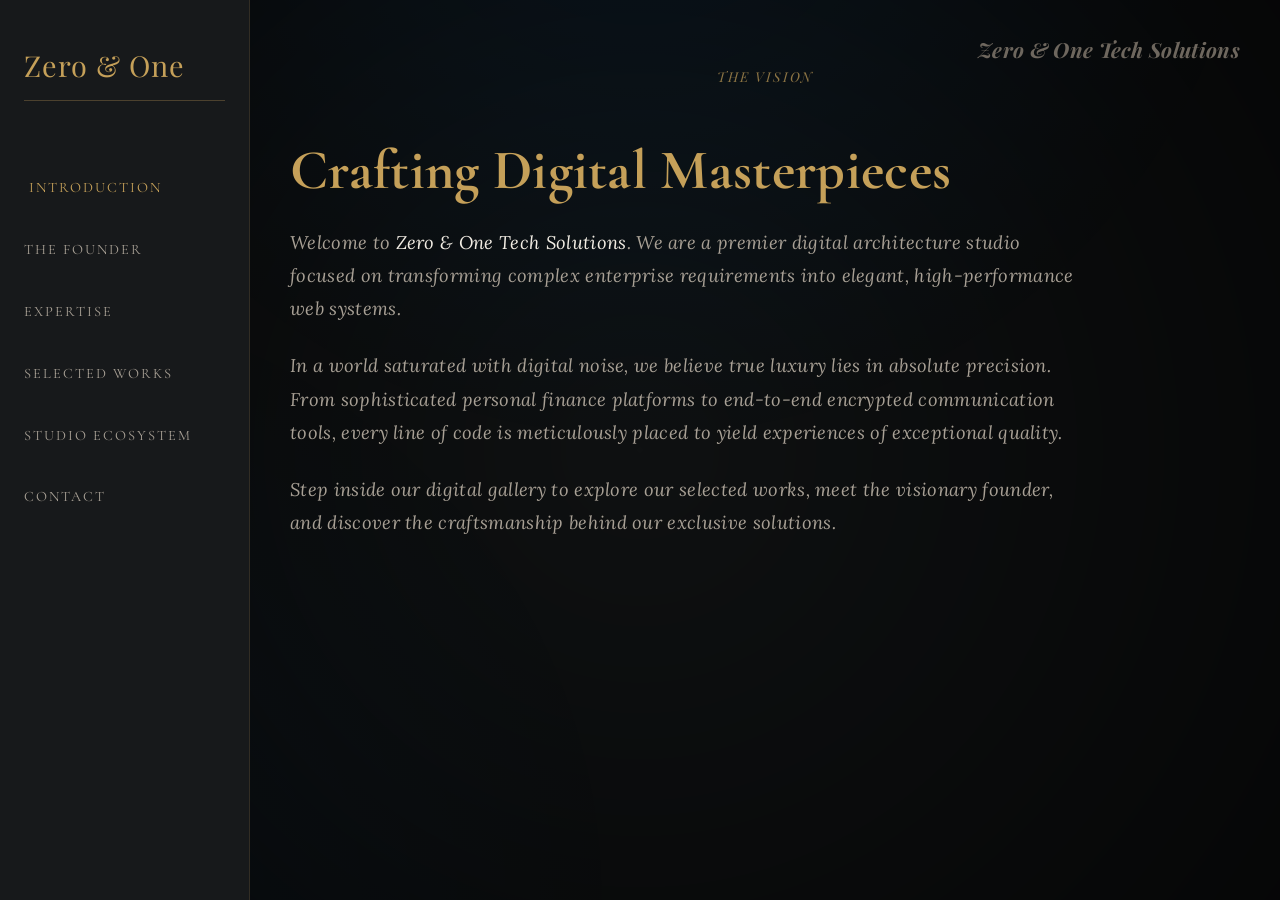
<file: public/index.html>
<!DOCTYPE html>
<html lang="en">
<head>
    <meta charset="UTF-8">
    <meta name="viewport" content="width=device-width, initial-scale=1.0">
    <title>Vision | Zero & One Tech Solutions</title>
    
    <!-- Royal Vintage Typography -->
    <link rel="preconnect" href="https://fonts.googleapis.com">
    <link rel="preconnect" href="https://fonts.gstatic.com" crossorigin>
    <link href="https://fonts.googleapis.com/css2?family=Cormorant+Garamond:ital,wght@0,300;0,400;0,500;0,600;0,700;1,300;1,400&family=Playfair+Display:ital,wght@0,400;0,500;0,600;0,700;1,400&family=Lora:ital,wght@0,400;0,500;1,400&display=swap" rel="stylesheet">
    
    <!-- Libraries -->
    <script src="https://cdnjs.cloudflare.com/ajax/libs/gsap/3.12.2/gsap.min.js"></script>
    
    <link rel="stylesheet" href="index.css">
    
    <style>
        .vision-hero {
            text-align: left;
            padding: 40px 0;
            max-width: 800px;
        }
        
        .vision-hero h1 {
            font-family: var(--font-heading);
            font-size: 3.5rem;
            color: var(--royal-gold);
            margin-bottom: 24px;
            line-height: 1.1;
        }
        
        .vision-hero p {
            font-family: var(--font-body);
            font-size: 1.15rem;
            color: var(--text-secondary);
            line-height: 1.8;
            margin-bottom: 24px;
            font-style: italic;
        }

        .vision-hero p strong {
            color: var(--text-primary);
            font-weight: normal;
        }
    </style>
</head>
<body class="page-index">
    <div class="crt-overlay"></div>
    <div class="scanlines"></div>

    <main id="dashboard">
        <div id="background-container"></div>

        <nav class="side-nav">
            <div class="system-logo">Zero & One</div>
            <ul class="nav-icons">
                <li data-link="index.html" class="active" title="Vision"><a href="index.html"><span class="icon">Introduction</span></a></li>
                <li data-link="founder.html" title="Executive"><a href="founder.html"><span class="icon">The Founder</span></a></li>
                <li data-link="skills.html" title="Core Skills"><a href="skills.html"><span class="icon">Expertise</span></a></li>
                <li data-link="projects.html" title="Portfolio"><a href="projects.html"><span class="icon">Selected Works</span></a></li>
                <li data-link="architecture.html" title="Systems"><a href="architecture.html"><span class="icon">Studio Ecosystem</span></a></li>
                <li data-link="contact.html" title="Connect"><a href="contact.html"><span class="icon">Contact</span></a></li>
            </ul>
        </nav>

        <header class="top-bar">
            <div class="system-status">
                <span class="status-item">EST. MMXXIV</span>
                <span class="status-item" id="system-clock">00:00:00</span>
            </div>
            <div class="user-info">Zero & One Tech Solutions</div>
        </header>

        <div class="p_container">
            <section id="vision" class="panel active">
                <div class="panel-header">THE VISION</div>
                <div class="panel-content">
                    <div class="vision-hero">
                        <h1>Crafting Digital Masterpieces</h1>
                        <p>Welcome to <strong>Zero & One Tech Solutions</strong>. We are a premier digital architecture studio focused on transforming complex enterprise requirements into elegant, high-performance web systems.</p>
                        <p>In a world saturated with digital noise, we believe true luxury lies in absolute precision. From sophisticated personal finance platforms to end-to-end encrypted communication tools, every line of code is meticulously placed to yield experiences of exceptional quality.</p>
                        <p>Step inside our digital gallery to explore our selected works, meet the visionary founder, and discover the craftsmanship behind our exclusive solutions.</p>
                    </div>
                </div>
            </section>
        </div>

        <div id="notifications"></div>
    </main>

    <script src="script.js"></script>
</body>
</html>
</file>
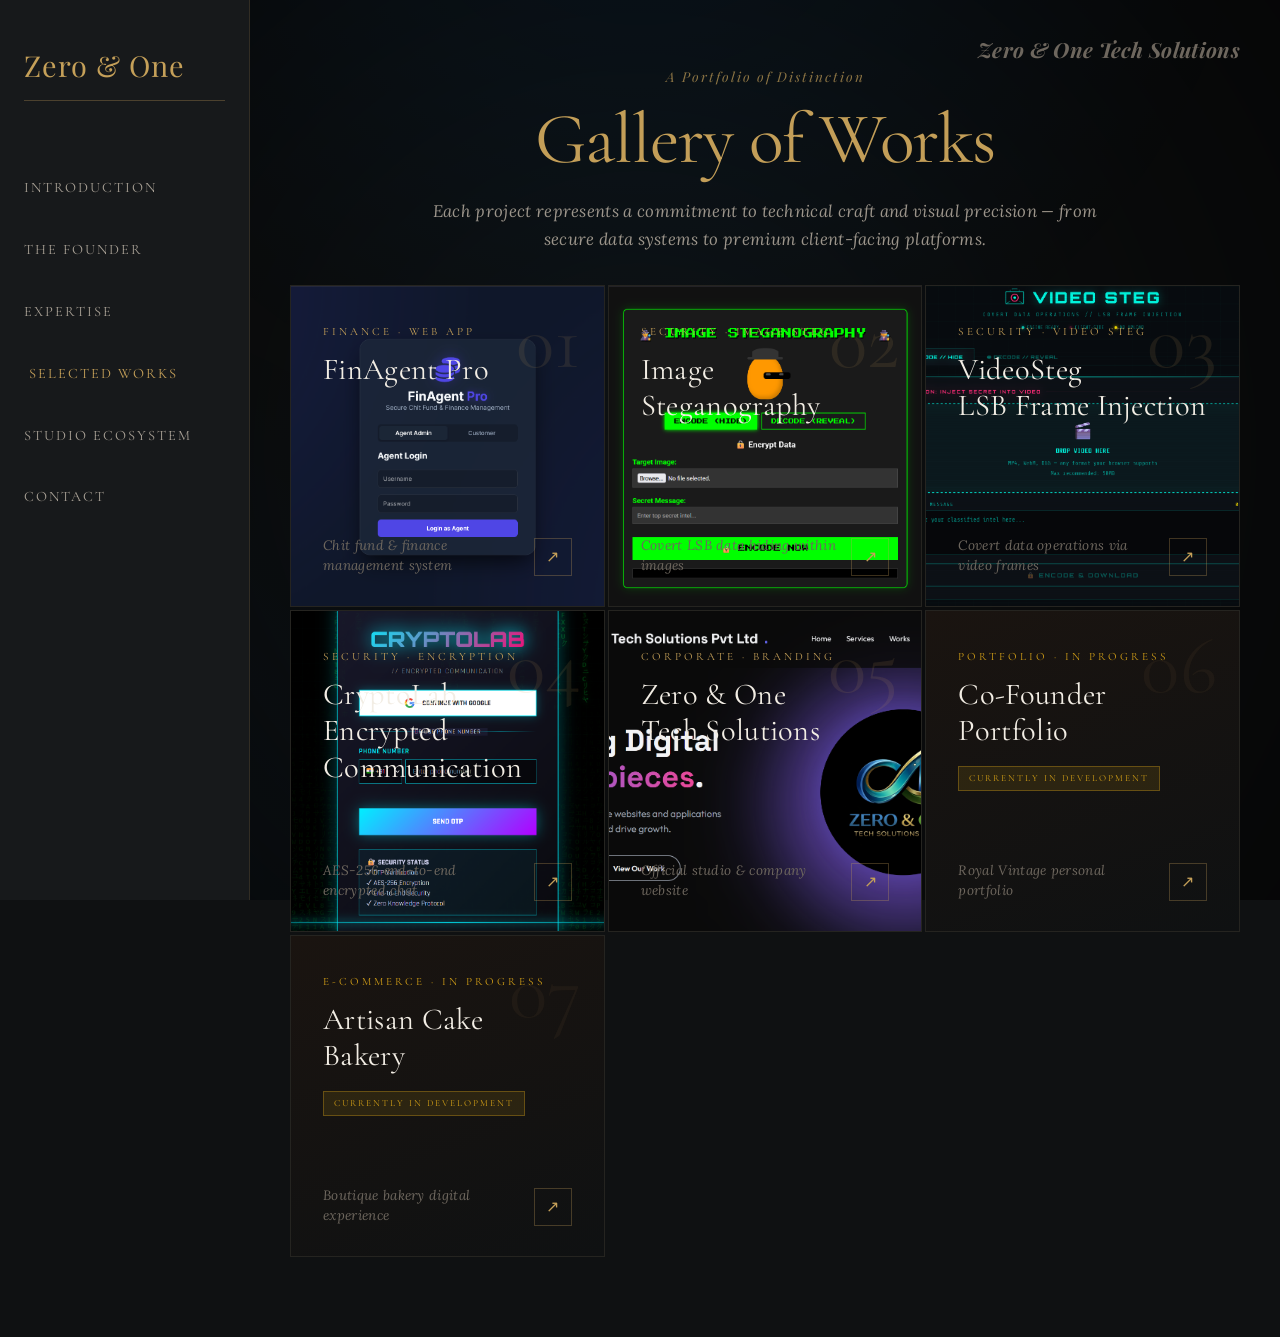
<file: public/projects.html>
<!DOCTYPE html>
<html lang="en">
<head>
    <meta charset="UTF-8">
    <meta name="viewport" content="width=device-width, initial-scale=1.0">
    <title>Selected Works | Zero & One</title>
    
    <!-- Royal Vintage Typography -->
    <link rel="preconnect" href="https://fonts.googleapis.com">
    <link rel="preconnect" href="https://fonts.gstatic.com" crossorigin>
    <link href="https://fonts.googleapis.com/css2?family=Cormorant+Garamond:ital,wght@0,300;0,400;0,500;0,600;0,700;1,300;1,400&family=Playfair+Display:ital,wght@0,400;0,500;0,600;0,700;1,400&family=Lora:ital,wght@0,400;0,500;1,400&display=swap" rel="stylesheet">
    
    <!-- Libraries -->
    <script src="https://cdnjs.cloudflare.com/ajax/libs/gsap/3.12.2/gsap.min.js"></script>
    
    <link rel="stylesheet" href="index.css">

    <style>
        /* ── Gallery Grid ─────────────────────────────── */
        .gallery-grid {
            display: grid;
            grid-template-columns: repeat(3, 1fr);
            gap: 3px;
            margin-top: 2rem;
            text-align: left;
        }

        .gallery-item {
            position: relative;
            overflow: hidden;
            cursor: pointer;
            background: var(--bg-accent);
            border: 1px solid rgba(197,160,89,0.08);
        }

        .gallery-cover {
            width: 100%;
            min-height: 320px;
            display: flex;
            flex-direction: column;
            justify-content: space-between;
            padding: 36px 32px 30px;
            background: linear-gradient(160deg, #1a1410 0%, #0f1112 100%);
            transition: var(--transition-elegant);
            position: relative;
        }

        /* Decorative number */
        .gallery-cover::before {
            content: attr(data-num);
            position: absolute;
            top: 16px;
            right: 22px;
            font-family: var(--font-heading);
            font-size: 5rem;
            color: rgba(197,160,89,0.06);
            line-height: 1;
            pointer-events: none;
        }

        .gallery-item:hover .gallery-cover {
            background: linear-gradient(160deg, #2a1f10 0%, #17130b 100%);
        }

        /* Cards with real screenshot covers */
        .gallery-cover.has-img {
            background-size: cover;
            background-position: center top;
            background-repeat: no-repeat;
            transition: var(--transition-elegant);
        }

        /* Keep screenshot cards dark on hover — DO NOT reveal screenshot */
        .gallery-item:hover .gallery-cover.has-img {
            background-size: 105%; /* very subtle zoom */
        }

        /* Dark overlay: always stays dark, warms on hover */
        .gallery-item .gallery-cover.has-img::after {
            content: '';
            position: absolute;
            inset: 0;
            background: linear-gradient(
                to top,
                rgba(0,0,0,0.93) 0%,
                rgba(0,0,0,0.70) 40%,
                rgba(0,0,0,0.55) 100%
            );
            transition: var(--transition-elegant);
            z-index: 1;
        }

        /* On hover: warm gold tint, NOT lighter */
        .gallery-item:hover .gallery-cover.has-img::after {
            background: linear-gradient(
                to top,
                rgba(10,7,2,0.95) 0%,
                rgba(20,12,2,0.75) 40%,
                rgba(25,15,3,0.60) 100%
            );
        }

        /* Gold border glow on hover via box-shadow */
        .gallery-item:hover .gallery-cover.has-img {
            box-shadow: inset 0 0 0 1px rgba(197,160,89,0.55);
        }

        /* Ensure text sits above the scrim */
        .gallery-cover.has-img .gallery-top,
        .gallery-cover.has-img .gallery-bottom {
            position: relative;
            z-index: 2;
        }

        /* Decorative number on image cards */
        .gallery-cover.has-img::before {
            content: attr(data-num);
            position: absolute;
            top: 16px;
            right: 22px;
            font-family: var(--font-heading);
            font-size: 5rem;
            color: rgba(197,160,89,0.12);
            line-height: 1;
            pointer-events: none;
            z-index: 2;
        }

        /* Gold title on hover for image cards */
        .gallery-item:hover .gallery-cover.has-img .gallery-title {
            color: var(--royal-gold);
        }

        /* Non-image (in-progress) card hover stays as-is */
        .gallery-item:hover .gallery-cover:not(.has-img)::after {
            opacity: 1;
        }

        .gallery-item:hover .gallery-cover::after {
            opacity: 1;
        }

        .gallery-cover::after {
            content: '';
            position: absolute;
            inset: 0;
            border: 1px solid rgba(197,160,89,0.35);
            opacity: 0;
            transition: var(--transition-elegant);
            pointer-events: none;
        }

        /* Top section: badge */
        .gallery-top { display: flex; flex-direction: column; gap: 10px; }

        .gallery-badge {
            display: inline-block;
            font-family: var(--font-heading);
            font-size: 0.7rem;
            text-transform: uppercase;
            letter-spacing: 3px;
            color: var(--royal-gold);
        }

        .gallery-title {
            font-family: var(--font-heading);
            font-size: 1.9rem;
            font-weight: 400;
            color: var(--text-primary);
            line-height: 1.2;
            margin: 0;
        }

        /* Bottom section: sub + arrow row */
        .gallery-bottom {
            display: flex;
            align-items: flex-end;
            justify-content: space-between;
            margin-top: 24px;
            gap: 12px;
        }

        .gallery-sub {
            font-family: var(--font-body);
            font-size: 0.85rem;
            color: var(--text-muted);
            font-style: italic;
            flex: 1;
            line-height: 1.5;
        }

        .gallery-arrow {
            width: 38px;
            height: 38px;
            border: 1px solid rgba(197,160,89,0.3);
            display: flex;
            align-items: center;
            justify-content: center;
            color: var(--royal-gold);
            font-size: 1rem;
            transition: var(--transition-elegant);
            flex-shrink: 0;
        }

        .gallery-item:hover .gallery-arrow {
            background: var(--royal-gold);
            color: var(--bg-main);
            border-color: var(--royal-gold);
        }

        /* In-progress badge */
        .gallery-item.in-progress .gallery-badge { color: #d4a017; }

        .wip-tag {
            display: inline-block;
            font-family: var(--font-heading);
            font-size: 0.58rem;
            letter-spacing: 2px;
            text-transform: uppercase;
            background: rgba(212, 160, 23, 0.12);
            border: 1px solid rgba(212, 160, 23, 0.35);
            color: #d4a017;
            padding: 3px 10px;
            margin-top: 6px;
            align-self: flex-start;
        }

        /* ── Modal Overlay ────────────────────────────── */
        .project-modal-overlay {
            position: fixed;
            inset: 0;
            background: rgba(0,0,0,0.85);
            z-index: 5000;
            display: flex;
            align-items: center;
            justify-content: center;
            opacity: 0;
            pointer-events: none;
            transition: opacity 0.4s ease;
            padding: 40px;
        }

        .project-modal-overlay.open {
            opacity: 1;
            pointer-events: all;
        }

        .project-modal {
            background: var(--bg-accent);
            border: 1px solid rgba(197,160,89,0.25);
            max-width: 680px;
            width: 100%;
            padding: 50px;
            position: relative;
            transform: translateY(30px);
            transition: transform 0.4s cubic-bezier(0.22,1,0.36,1);
            max-height: 90vh;
            overflow-y: auto;
        }

        .project-modal-overlay.open .project-modal {
            transform: translateY(0);
        }

        .modal-close {
            position: absolute;
            top: 20px;
            right: 24px;
            background: none;
            border: 1px solid rgba(197,160,89,0.2);
            color: var(--text-muted);
            width: 36px;
            height: 36px;
            cursor: pointer;
            font-size: 1.2rem;
            display: flex;
            align-items: center;
            justify-content: center;
            transition: var(--transition-elegant);
        }

        .modal-close:hover {
            border-color: var(--royal-gold);
            color: var(--royal-gold);
        }

        .modal-badge {
            font-family: var(--font-heading);
            font-size: 0.7rem;
            text-transform: uppercase;
            letter-spacing: 3px;
            color: var(--royal-gold);
            display: block;
            margin-bottom: 12px;
        }

        .modal-title {
            font-family: var(--font-heading);
            font-size: 2.4rem;
            font-weight: 400;
            color: var(--text-primary);
            margin-bottom: 20px;
            line-height: 1.15;
        }

        .modal-divider {
            width: 40px;
            height: 1px;
            background: rgba(197,160,89,0.4);
            margin-bottom: 20px;
        }

        .modal-desc {
            font-family: var(--font-body);
            font-size: 1rem;
            color: var(--text-secondary);
            line-height: 1.9;
            margin-bottom: 28px;
            font-style: italic;
        }

        .modal-stack {
            display: flex;
            flex-wrap: wrap;
            gap: 10px;
            margin-bottom: 36px;
        }

        .modal-stack-item {
            font-family: var(--font-heading);
            font-size: 0.72rem;
            text-transform: uppercase;
            letter-spacing: 2px;
            color: var(--text-muted);
            border: 1px solid rgba(197,160,89,0.15);
            padding: 5px 14px;
        }

        .modal-links {
            display: flex;
            gap: 16px;
            flex-wrap: wrap;
        }

        .modal-link-btn {
            text-decoration: none;
            color: var(--royal-gold);
            border: 1px solid var(--royal-gold);
            padding: 12px 28px;
            font-family: var(--font-heading);
            font-size: 0.8rem;
            text-transform: uppercase;
            letter-spacing: 2px;
            transition: var(--transition-elegant);
            display: inline-flex;
            align-items: center;
            gap: 8px;
        }

        .modal-link-btn:hover {
            background: var(--royal-gold);
            color: var(--bg-main);
        }

        .modal-link-btn.disabled {
            opacity: 0.35;
            pointer-events: none;
            border-style: dashed;
        }

        @media (max-width: 900px) {
            .gallery-grid { grid-template-columns: repeat(2, 1fr); }
        }
        @media (max-width: 600px) {
            .gallery-grid { grid-template-columns: 1fr; }
            .project-modal { padding: 30px 20px; }
        }
    </style>
</head>
<body class="page-projects">
    <div class="crt-overlay"></div>
    <div class="scanlines"></div>

    <main id="dashboard">
        <div id="background-container"></div>

        <nav class="side-nav">
            <div class="system-logo">Zero & One</div>
            <ul class="nav-icons">
                <li data-link="index.html" title="Vision"><a href="index.html"><span class="icon">Introduction</span></a></li>
                <li data-link="founder.html" title="Executive"><a href="founder.html"><span class="icon">The Founder</span></a></li>
                <li data-link="skills.html" title="Core Skills"><a href="skills.html"><span class="icon">Expertise</span></a></li>
                <li data-link="projects.html" class="active" title="Portfolio"><a href="projects.html"><span class="icon">Selected Works</span></a></li>
                <li data-link="architecture.html" title="Systems"><a href="architecture.html"><span class="icon">Studio Ecosystem</span></a></li>
                <li data-link="contact.html" title="Connect"><a href="contact.html"><span class="icon">Contact</span></a></li>
            </ul>
        </nav>

        <header class="top-bar">
            <div class="system-status">
                <span class="status-item">EST. MMXXIV</span>
                <span class="status-item" id="system-clock">00:00:00</span>
            </div>
            <div class="user-info">Zero & One Tech Solutions</div>
        </header>

        <div class="p_container">
            <section id="projects" class="panel active">
                <div class="panel-header">A Portfolio of Distinction</div>
                <div class="panel-content">
                    <h2 class="glitch">Gallery of Works</h2>
                    <p>Each project represents a commitment to technical craft and visual precision — from secure data systems to premium client-facing platforms.</p>

                    <!-- ══ Project Gallery Grid ══ -->
                    <div class="gallery-grid">

                        <!-- 01 FinAgent Pro — Personal Finance -->
                        <div class="gallery-item" onclick="openModal('finance')">
                            <div class="gallery-cover has-img" data-num="01" style="background-image: url('covers/finance_cover.png');">
                                <div class="gallery-top">
                                    <span class="gallery-badge">Finance &middot; Web App</span>
                                    <h3 class="gallery-title">FinAgent Pro</h3>
                                </div>
                                <div class="gallery-bottom">
                                    <span class="gallery-sub">Chit fund &amp; finance management system</span>
                                    <div class="gallery-arrow">&#8599;</div>
                                </div>
                            </div>
                        </div>

                        <!-- 02 Image Steganography -->
                        <div class="gallery-item" onclick="openModal('steg')">
                            <div class="gallery-cover has-img" data-num="02" style="background-image: url('covers/img_steg_cover.png');">
                                <div class="gallery-top">
                                    <span class="gallery-badge">Security &middot; Image Steg</span>
                                    <h3 class="gallery-title">Image Steganography</h3>
                                </div>
                                <div class="gallery-bottom">
                                    <span class="gallery-sub">Covert LSB data hiding within images</span>
                                    <div class="gallery-arrow">&#8599;</div>
                                </div>
                            </div>
                        </div>

                        <!-- 03 Video Steganography — NEW -->
                        <div class="gallery-item" onclick="openModal('videosteg')">
                            <div class="gallery-cover has-img" data-num="03" style="background-image: url('covers/vid_steg_cover.png');">
                                <div class="gallery-top">
                                    <span class="gallery-badge">Security &middot; Video Steg</span>
                                    <h3 class="gallery-title">VideoSteg<br>LSB Frame Injection</h3>
                                </div>
                                <div class="gallery-bottom">
                                    <span class="gallery-sub">Covert data operations via video frames</span>
                                    <div class="gallery-arrow">&#8599;</div>
                                </div>
                            </div>
                        </div>

                        <!-- 04 CryptoLab — Cryptography -->
                        <div class="gallery-item" onclick="openModal('crypto')">
                            <div class="gallery-cover has-img" data-num="04" style="background-image: url('covers/crypto_cover.png');">
                                <div class="gallery-top">
                                    <span class="gallery-badge">Security &middot; Encryption</span>
                                    <h3 class="gallery-title">CryptoLab<br>Encrypted Communication</h3>
                                </div>
                                <div class="gallery-bottom">
                                    <span class="gallery-sub">AES-256 end-to-end encrypted chat</span>
                                    <div class="gallery-arrow">&#8599;</div>
                                </div>
                            </div>
                        </div>

                        <!-- 05 Zero & One Company Website -->
                        <div class="gallery-item" onclick="openModal('company')">
                            <div class="gallery-cover has-img" data-num="05" style="background-image: url('covers/zero_one_cover.png');">
                                <div class="gallery-top">
                                    <span class="gallery-badge">Corporate &middot; Branding</span>
                                    <h3 class="gallery-title">Zero &amp; One<br>Tech Solutions</h3>
                                </div>
                                <div class="gallery-bottom">
                                    <span class="gallery-sub">Official studio &amp; company website</span>
                                    <div class="gallery-arrow">&#8599;</div>
                                </div>
                            </div>
                        </div>

                        <!-- 06 Co-Founder Portfolio — In Progress -->
                        <div class="gallery-item in-progress" onclick="openModal('portfolio')">
                            <div class="gallery-cover" data-num="06">
                                <div class="gallery-top">
                                    <span class="gallery-badge">Portfolio &middot; In Progress</span>
                                    <h3 class="gallery-title">Co-Founder<br>Portfolio</h3>
                                    <div class="wip-tag">Currently in Development</div>
                                </div>
                                <div class="gallery-bottom">
                                    <span class="gallery-sub">Royal Vintage personal portfolio</span>
                                    <div class="gallery-arrow">&#8599;</div>
                                </div>
                            </div>
                        </div>

                        <!-- 07 Cake Bakery — In Progress -->
                        <div class="gallery-item in-progress" onclick="openModal('bakery')">
                            <div class="gallery-cover" data-num="07">
                                <div class="gallery-top">
                                    <span class="gallery-badge">E-Commerce &middot; In Progress</span>
                                    <h3 class="gallery-title">Artisan Cake<br>Bakery</h3>
                                    <div class="wip-tag">Currently in Development</div>
                                </div>
                                <div class="gallery-bottom">
                                    <span class="gallery-sub">Boutique bakery digital experience</span>
                                    <div class="gallery-arrow">&#8599;</div>
                                </div>
                            </div>
                        </div>

                    </div>
                    <!-- end gallery grid -->

                </div>
            </section>
        </div>

        <!-- ══ Project Detail Modal Overlay ══ -->
        <div class="project-modal-overlay" id="modal-overlay" onclick="closeModalOutside(event)">
            <div class="project-modal" id="modal-box">
                <button class="modal-close" onclick="closeModal()">&#10005;</button>
                <span class="modal-badge" id="modal-badge"></span>
                <h2 class="modal-title" id="modal-title"></h2>
                <div class="modal-divider"></div>
                <p class="modal-desc" id="modal-desc"></p>
                <div class="modal-stack" id="modal-stack"></div>
                <div class="modal-links" id="modal-links"></div>
            </div>
        </div>

        <div id="notifications"></div>
    </main>

    <script src="script.js"></script>
    <script>
        // ── Project Data ───────────────────────────────────────────────
        const projects = {
            finance: {
                badge: "Finance · Full-Stack Web Application",
                title: "FinAgent Pro — Personal Finance Management",
                desc: "A comprehensive personal finance web application built to help chit fund agents and customers track income, expenses, loans, weekly and monthly dues, rice account payments, and chit fund instalments. Features dual login (Agent Admin & Customer), automated due-date generation, payment history, customer passbooks, and a real-time dashboard. Built for non-technical users with a clean, intuitive interface.",
                stack: ["HTML", "CSS", "JavaScript", "LocalStorage", "Finance Logic", "Dual Auth System"],
                liveUrl: "#pending",
                sourceUrl: "#pending"
            },
            steg: {
                badge: "Security · Image Steganography · LSB Algorithm",
                title: "Image Steganography System",
                desc: "A secure data-hiding tool that embeds confidential text or files within image files using the Least Significant Bit (LSB) pixel manipulation method. Users can ENCODE secret messages invisibly into any target image and DECODE them with a matching key — ensuring covert, imperceptible data transfer for privacy-critical applications. Features a playful retro pixel-art interface.",
                stack: ["HTML", "CSS", "JavaScript", "Canvas API", "LSB Algorithm"],
                liveUrl: "#pending",
                sourceUrl: "#pending"
            },
            videosteg: {
                badge: "Security · Video Steganography · LSB Frame Injection",
                title: "VideoSteg — Covert Video Frame Data Injection",
                desc: "An advanced steganography system that extends LSB encoding to video files. Secret messages are injected frame-by-frame into MP4, WebM, and OGG video files using LSB Frame Injection — making the hidden data invisible to the naked eye. Features drag-and-drop video upload, real-time character count, and a dark cyberpunk mission-ops interface. A significant step forward in covert multimedia security.",
                stack: ["HTML", "CSS", "JavaScript", "Web Video API", "Canvas API", "LSB Frame Injection"],
                liveUrl: "#pending",
                sourceUrl: "#pending"
            },
            crypto: {
                badge: "Security · Cryptography · AES-256 Encryption",
                title: "CryptoLab — Encrypted Communication Platform",
                desc: "A full-stack encrypted communication platform featuring OTP-based authentication (Google & phone number), AES-256 end-to-end encrypted chat, a message decoder, and a cryptography visualiser. Built with Zero Knowledge Protocol principles — the server never sees plaintext. Includes navigation for Login, Chat, Decode, and Visualizer modules in a sleek neon matrix-themed UI.",
                stack: ["HTML", "CSS", "JavaScript", "AES-256", "OTP Auth", "Google OAuth", "Zero Knowledge Protocol"],
                liveUrl: "#pending",
                sourceUrl: "#pending"
            },
            company: {
                badge: "Corporate · Branding · Multi-page Website",
                title: "Zero &amp; One Tech Solutions — Official Website",
                desc: "The official digital headquarters of Zero &amp; One Tech Solutions Pvt Ltd. A multi-page corporate website showcasing the studio's identity, service offerings, project history, team, and client contact portal. Features the brand tagline 'Crafting Digital Masterpieces', a Services section, Works gallery, login system, and a striking hero with the Zero &amp; One infinity logo — designed to attract enterprise and startup clients alike.",
                stack: ["HTML", "CSS", "JavaScript", "Multi-page Architecture", "Corporate Branding", "Client Portal"],
                liveUrl: "#pending",
                sourceUrl: "#pending"
            },
            portfolio: {
                badge: "Portfolio · Design · In Development",
                title: "Co-Founder Personal Portfolio",
                desc: "A bespoke personal portfolio website crafted for the Co-Founder of Zero &amp; One, following the same Royal Vintage Elegant design language as the Founder's portfolio. Features an executive profile, skills showcase, selected works gallery, and a premium contact section — presenting a unified and authoritative brand identity for the founding team.",
                stack: ["HTML", "CSS", "JavaScript", "GSAP", "Royal Vintage Design System"],
                liveUrl: "#pending",
                sourceUrl: "#pending",
                wip: true
            },
            bakery: {
                badge: "E-Commerce · Client Project · In Development",
                title: "Artisan Cake Bakery — Client Project",
                desc: "A boutique e-commerce experience for a premium cake and bakery brand. Currently in active development, the site will feature a visual product gallery, custom order form, flavour selection, delivery scheduling, and a warm artisan aesthetic that captures the craftsmanship of the brand. Expected to launch soon.",
                stack: ["HTML", "CSS", "JavaScript", "E-Commerce Logic", "Custom Order System"],
                liveUrl: "#pending",
                sourceUrl: "#pending",
                wip: true
            }
        };

        // ── Open Modal ─────────────────────────────────────────────────
        function openModal(key) {
            const p = projects[key];
            if (!p) return;

            document.getElementById('modal-badge').textContent   = p.badge;
            document.getElementById('modal-title').textContent   = p.title;
            document.getElementById('modal-desc').textContent    = p.desc;

            // Stack tags
            const stackEl = document.getElementById('modal-stack');
            stackEl.innerHTML = p.stack.map(t => `<span class="modal-stack-item">${t}</span>`).join('');

            // Links
            const linksEl = document.getElementById('modal-links');
            const liveLabel   = p.wip ? 'Coming Soon' : 'View Live Site';
            const liveClass   = (p.liveUrl === '#pending' || p.wip) ? 'modal-link-btn disabled' : 'modal-link-btn';
            const sourceClass = p.sourceUrl === '#pending' ? 'modal-link-btn disabled' : 'modal-link-btn';

            linksEl.innerHTML = `
                <a href="${p.liveUrl}" class="${liveClass}" target="_blank">&#9654; ${liveLabel}</a>
                <a href="${p.sourceUrl}" class="${sourceClass}" target="_blank">&#123; &#125; Source Code</a>
            `;

            // Show overlay
            document.getElementById('modal-overlay').classList.add('open');
            document.body.style.overflow = 'hidden';
        }

        // ── Close Modal ────────────────────────────────────────────────
        function closeModal() {
            document.getElementById('modal-overlay').classList.remove('open');
            document.body.style.overflow = '';
        }

        function closeModalOutside(e) {
            if (e.target === document.getElementById('modal-overlay')) closeModal();
        }

        document.addEventListener('keydown', e => { if (e.key === 'Escape') closeModal(); });
    </script>
</body>
</html>
</file>
<file: public/index.css>
/* ROYAL VINTAGE ELEGANT CORE */
:root {
    /* Color Palette - Royal Gold & Deep Charcoal */
    --bg-main: #0f1112;
    --bg-accent: #17191b;
    --royal-gold: #c5a059;
    --gold-glow: rgba(197, 160, 89, 0.2);
    --text-primary: #f2ede4;
    --text-secondary: #a8a095;
    --text-muted: #6e675e;
    --border-royal: 1px solid rgba(197, 160, 89, 0.3);
    --glass-bg: rgba(15, 17, 18, 0.85);
    
    /* Typography - Classical Serif */
    --font-heading: 'Cormorant Garamond', serif;
    --font-body: 'Lora', serif;
    --font-accent: 'Playfair Display', serif;
    
    /* Transitions & Curves */
    --transition-elegant: all 0.6s cubic-bezier(0.22, 1, 0.36, 1);
    --panel-shadow: 0 20px 50px rgba(0, 0, 0, 0.8);
    
    /* Spacing — Tight Editorial Scale */
    --space-xs: 8px;
    --space-sm: 16px;
    --space-md: 24px;
    --space-lg: 40px;
    --space-xl: 64px;
}

* {
    margin: 0;
    padding: 0;
    box-sizing: border-box;
    cursor: default;
}

body {
    background: var(--bg-main);
    color: var(--text-primary);
    font-family: var(--font-body);
    overflow-x: hidden;
    line-height: 1.8;
    -webkit-font-smoothing: antialiased;
    letter-spacing: 0.02em;
}

/* Removal of all tech-themed overlays */
.crt-overlay, .scanlines, .matrix-bg, .data-stream, #background-container {
    display: none !important;
}

/* Subtle Parchment Texture or Vignette */
body::before {
    content: '';
    position: fixed;
    top: 0;
    left: 0;
    width: 100%;
    height: 100%;
    background: radial-gradient(circle at center, transparent 0%, rgba(0,0,0,0.6) 100%);
    pointer-events: none;
    z-index: 5;
}

/* Subtle Gradient Background */
#dashboard::before {
    content: '';
    position: fixed;
    top: 0;
    left: 0;
    width: 100%;
    height: 100%;
    background: radial-gradient(circle at 50% -20%, rgba(0, 136, 255, 0.1) 0%, transparent 50%),
                radial-gradient(circle at 0% 100%, rgba(0, 136, 255, 0.05) 0%, transparent 40%);
    pointer-events: none;
    z-index: -1;
}

/* --- Dashboard Structure --- */
#dashboard {
    display: flex;
    min-height: 100vh;
    opacity: 0; /* JS will fade in */
}

#background-container {
    position: absolute;
    top: 0;
    left: 0;
    width: 100%;
    height: 100%;
    z-index: -1;
    opacity: 0.4;
}

/* Side Nav - Luxury Studio Menu */
.side-nav {
    position: fixed;
    top: 0;
    left: 0;
    width: 250px;
    height: 100vh;
    background: var(--bg-accent);
    border-right: 1px solid rgba(197, 160, 89, 0.15);
    display: flex;
    flex-direction: column;
    padding: var(--space-lg) var(--space-md);
    z-index: 1000;
}

.system-logo {
    font-family: var(--font-accent);
    writing-mode: horizontal-tb;
    transform: none;
    font-weight: 400;
    font-size: 1.8rem;
    color: var(--royal-gold);
    margin-bottom: var(--space-xl);
    letter-spacing: 1px;
    text-transform: none;
    text-align: left;
    border-bottom: var(--border-royal);
    padding-bottom: var(--space-xs);
}

.nav-icons {
    list-style: none;
    display: flex;
    flex-direction: column;
    gap: var(--space-sm);
    margin-top: 0;
}

.nav-icons li {
    width: 100%;
    height: auto;
    display: block;
    border-radius: 0;
    background: transparent;
    transition: var(--transition-elegant);
    border: none;
    padding: 10px 0;
}

.nav-icons a {
    text-decoration: none;
    display: flex;
    align-items: center;
    gap: 15px;
}

.nav-icons li.active .icon, .nav-icons li:hover .icon {
    color: var(--royal-gold);
    transform: translateX(5px);
}

.icon {
    font-style: normal;
    font-family: var(--font-heading);
    font-size: 0.9rem;
    text-transform: uppercase;
    letter-spacing: 2px;
    color: var(--text-secondary);
    transition: var(--transition-elegant);
}

/* Top Bar - Understated Elegance */
.top-bar {
    position: fixed;
    top: 0;
    left: 250px;
    right: 0;
    height: 100px;
    background: transparent;
    border-bottom: none;
    display: flex;
    justify-content: flex-end;
    align-items: center;
    padding: 0 var(--space-lg);
    font-family: var(--font-heading);
    font-size: 0.85rem;
    color: var(--royal-gold);
    z-index: 900;
}

.system-status {
    display: none !important;
}

.status-pulse.online {
    color: var(--royal-gold);
    font-weight: 400;
}

.user-info {
    font-family: var(--font-accent);
    font-style: italic;
    color: var(--text-muted);
    font-size: 1.3rem;
    font-weight: 700;
}

@keyframes status-flicker {
    0%, 100% { opacity: 1; text-shadow: 0 0 5px #0f0; }
    50% { opacity: 0.6; text-shadow: 0 0 2px #0f0; }
}

/* Clean up old HUD elements */
.hud-corner, .panel-content::before {
    display: none !important;
}

/* --- Panels - Royal Vintage Context --- */
.p_container {
    margin-left: 250px;
    margin-top: 0;
    padding: 32px 40px;
    width: calc(100% - 250px);
    display: flex;
    flex-direction: column;
    align-items: center;
    position: relative;
    z-index: 10;
}

.panel {
    display: block;
    width: 100%;
    max-width: 960px;
    padding: 32px 0 48px;
}

.panel-header {
    font-family: var(--font-accent);
    font-size: 0.85rem;
    font-style: italic;
    margin-bottom: 12px;
    color: var(--royal-gold);
    letter-spacing: 2px;
    font-weight: 400;
    text-align: center;
    opacity: 0.7;
}

.panel-content {
    background: transparent;
    border: none;
    padding: 0;
    border-radius: 0;
    position: relative;
    overflow: visible;
    box-shadow: none;
    text-align: center;
}

/* Clean Serif Heading Style */
.glitch {
    font-size: clamp(2.4rem, 6vw, 4.5rem);
    font-weight: 400;
    font-family: var(--font-heading);
    letter-spacing: -1px;
    margin-bottom: 16px;
    color: var(--royal-gold);
    display: block;
    line-height: 1.1;
}

.panel-content > p {
    margin-bottom: 32px;
    color: var(--text-secondary);
    font-size: 1.05rem;
    font-family: var(--font-body);
    font-weight: 400;
    max-width: 680px;
    margin-left: auto;
    margin-right: auto;
    font-style: italic;
    line-height: 1.7;
}

/* Removal of HUD and Tech Visuals */
.neural-network-visual, .hud-corner, .ping-pulse, .matrix-bg, .data-stream, .network-node, .network-line {
    display: none !important;
}

/* Founder Profile - Stately Presence */
.founder-card {
    display: grid;
    grid-template-columns: 1fr 1fr;
    align-items: center;
    gap: var(--space-lg);
    text-align: left;
}

.profile-frame {
    width: 100%;
    aspect-ratio: 4/5;
    max-width: 450px;
    border: 8px solid var(--bg-accent);
    outline: 1px solid var(--royal-gold);
    position: relative;
    overflow: hidden;
    background: var(--bg-main);
    box-shadow: 0 30px 60px rgba(0,0,0,0.5);
}

#founder-img {
    width: 100%;
    height: 100%;
    object-fit: cover;
    filter: sepia(0.2) contrast(1.1);
    transition: var(--transition-elegant);
}

.profile-frame:hover #founder-img {
    transform: scale(1.05);
    filter: sepia(0);
}

.role {
    color: var(--royal-gold);
    font-family: var(--font-accent);
    font-style: italic;
    font-weight: 400;
    font-size: 1.5rem;
    margin-bottom: var(--space-md);
}

.stats {
    display: flex;
    gap: var(--space-lg);
    margin-top: var(--space-lg);
    justify-content: flex-start;
}

.stat-item {
    border-top: 1px solid rgba(197, 160, 89, 0.2);
    padding-top: var(--space-xs);
}

.stat-val {
    font-size: 2.8rem;
    font-family: var(--font-heading);
    color: var(--royal-gold);
}

.stat-label {
    font-size: 0.8rem;
    color: var(--text-secondary);
    text-transform: uppercase;
    letter-spacing: 2px;
}

/* Skills - Elegant Typography */
.skills-grid {
    display: grid;
    grid-template-columns: repeat(auto-fit, minmax(300px, 1fr));
    gap: var(--space-xl);
    text-align: left;
}

.skill-category h4 {
    color: var(--royal-gold);
    font-family: var(--font-heading);
    font-size: 1.4rem;
    margin-bottom: var(--space-md);
    letter-spacing: 1px;
    border-bottom: 1px solid rgba(197, 160, 89, 0.2);
    padding-bottom: var(--space-xs);
    font-weight: 400;
}

.skill-badges {
    display: flex;
    flex-wrap: wrap;
    gap: 15px;
}

.badge {
    background: transparent;
    border: 1px solid rgba(197, 160, 89, 0.2);
    padding: 8px 18px;
    border-radius: 0;
    font-size: 0.9rem;
    color: var(--text-secondary);
    transition: var(--transition-elegant);
    font-family: var(--font-body);
}

.badge:hover {
    background: rgba(197, 160, 89, 0.1);
    color: var(--royal-gold);
    border-color: var(--royal-gold);
    transform: translateY(-2px);
}

/* Methodology Diagram - Refined */
.architecture-diagram {
    display: flex;
    flex-direction: column;
    align-items: center;
    gap: 0;
    padding: var(--space-xl) 0;
}

.arch-node {
    padding: var(--space-md) var(--space-xl);
    border: 1px solid rgba(197, 160, 89, 0.2);
    background: transparent;
    font-family: var(--font-heading);
    width: 300px;
    text-align: center;
    letter-spacing: 2px;
    text-transform: uppercase;
    font-size: 0.9rem;
    color: var(--text-secondary);
    transition: var(--transition-elegant);
}

.arch-node:hover {
    border-color: var(--royal-gold);
    color: var(--royal-gold);
    background: rgba(197, 160, 89, 0.05);
}

.arch-core {
    border: 1px solid var(--royal-gold);
    color: var(--royal-gold);
    font-weight: 400;
    background: rgba(197, 160, 89, 0.1);
}

.arch-line {
    width: 1px;
    height: 30px;
    background: rgba(197, 160, 89, 0.3);
}

/* Removal of Terminal and Pulse Styles */
.terminal-body, .typewriter, .cyber-form, .glitch-btn, .notification {
    display: none !important;
}

/* Projects - Editorial Layout */
.projects-scroll {
    display: grid;
    grid-template-columns: 1fr;
    gap: var(--space-xl);
}

.p-card {
    background: transparent;
    border: none;
    padding: 0;
    border-radius: 0;
    transition: var(--transition-elegant);
    display: grid;
    grid-template-columns: 1fr 1fr;
    align-items: center;
    gap: var(--space-lg);
    text-align: left;
}

.p-card:nth-child(even) {
    direction: rtl;
}

.p-card:nth-child(even) * {
    direction: ltr;
}

.p-card h3 {
    font-family: var(--font-heading);
    font-size: 2.5rem;
    margin-bottom: var(--space-sm);
    color: var(--royal-gold);
    font-weight: 400;
}

.p-card p {
    color: var(--text-secondary);
    font-size: 1.1rem;
    margin-bottom: var(--space-lg);
    font-family: var(--font-body);
}

.btn-neon {
    text-decoration: none;
    color: var(--royal-gold);
    background: transparent;
    border: 1px solid var(--royal-gold);
    font-size: 0.9rem;
    font-weight: 400;
    padding: 12px 30px;
    border-radius: 0;
    display: inline-block;
    transition: var(--transition-elegant);
    text-transform: uppercase;
    letter-spacing: 2px;
}

.btn-neon:hover {
    background: var(--royal-gold);
    color: var(--bg-main);
}

/* Methodology Timeline */
.methodology-timeline {
    display: flex;
    flex-direction: column;
    gap: var(--space-xl);
    max-width: 800px;
    margin: 0 auto 50px auto;
    text-align: left;
    position: relative;
    padding-left: 50px;
}

.methodology-timeline::before {
    content: '';
    position: absolute;
    top: 0;
    bottom: 0;
    left: 20px;
    width: 1px;
    background: rgba(197, 160, 89, 0.3);
}

.method-step {
    position: relative;
    padding: var(--space-md) var(--space-lg);
    background: transparent;
    border: 1px solid rgba(197, 160, 89, 0.1);
    transition: var(--transition-elegant);
}

.method-step::before {
    content: '';
    position: absolute;
    top: 35px;
    left: -34px;
    width: 8px;
    height: 8px;
    border-radius: 50%;
    background: var(--bg-main);
    border: 1px solid var(--royal-gold);
    transition: var(--transition-elegant);
    z-index: 2;
}

.method-step:hover {
    border-color: rgba(197, 160, 89, 0.4);
    background: rgba(197, 160, 89, 0.03);
    transform: translateX(8px);
}

.method-step:hover::before {
    background: var(--royal-gold);
    box-shadow: 0 0 10px rgba(197, 160, 89, 0.5);
}

.step-title {
    font-family: var(--font-heading);
    font-size: 1.8rem;
    color: var(--royal-gold);
    margin-bottom: var(--space-sm);
    font-weight: 400;
    letter-spacing: 1px;
    font-style: normal;
}

.step-desc {
    font-family: var(--font-body);
    font-size: 1.05rem;
    color: var(--text-secondary);
    line-height: 1.7;
    margin: 0;
}

@media (max-width: 768px) {
    .methodology-timeline {
        padding-left: 30px;
    }
    .methodology-timeline::before {
        left: 10px;
    }
    .method-step::before {
        left: -24px;
    }
}

/* Form */
.cyber-form {
    max-width: 800px;
    display: grid;
    grid-template-columns: 1fr 1fr;
    gap: var(--space-md);
}

.form-group:last-of-type {
    grid-column: span 2;
}

.glitch-btn {
    grid-column: span 2;
    justify-self: start;
}

.form-group {
    margin-bottom: 25px;
}

.form-group label {
    display: block;
    font-family: var(--font-terminal);
    color: var(--neon-cyan);
    margin-bottom: 10px;
    font-size: 0.8rem;
}

.form-group input, .form-group textarea {
    width: 100%;
    background: rgba(255,255,255,0.05);
    border: 1px solid rgba(255,255,255,0.1);
    padding: 15px;
    color: #fff;
    outline: none;
    font-family: var(--font-code);
}

.form-group input:focus, .form-group textarea:focus {
    border-color: var(--neon-cyan);
    background: rgba(0, 243, 255, 0.05);
}

.glitch-btn {
    background: var(--neon-cyan);
    border: none;
    color: #000;
    padding: 15px 30px;
    font-family: var(--font-heading);
    font-weight: 900;
    cursor: pointer;
    clip-path: polygon(0 0, 100% 0, 100% 70%, 80% 100%, 0 100%);
    transition: all 0.3s ease;
}

.glitch-btn:hover {
    background: #fff;
    box-shadow: 0 0 30px #fff;
    transform: scale(1.05);
}

/* Notifications */
#notifications {
    position: fixed;
    bottom: 20px;
    right: 20px;
    z-index: 10000;
}

.notification {
    background: rgba(0, 0, 0, 0.9);
    border: 1px solid var(--neon-cyan);
    color: var(--neon-cyan);
    padding: 10px 20px;
    margin-bottom: 10px;
    font-family: var(--font-terminal);
    box-shadow: var(--glow-cyan);
    font-size: 0.9rem;
    clip-path: polygon(0 0, 100% 0, 100% 70%, 90% 100%, 0 100%);
}

/* Contact Channels */
.contact-channels {
    display: flex;
    flex-direction: column;
    gap: var(--space-md);
    margin-top: 3rem;
    align-items: center;
    width: 100%;
    max-width: 520px;
    margin-left: auto;
    margin-right: auto;
}

.contact-card {
    display: flex;
    align-items: center;
    gap: var(--space-sm);
    width: 100%;
    padding: 20px 30px;
    border: 1px solid rgba(197, 160, 89, 0.15);
    text-decoration: none;
    transition: var(--transition-elegant);
    cursor: pointer;
    background: transparent;
}

.contact-card:hover {
    border-color: var(--royal-gold);
    background: rgba(197, 160, 89, 0.05);
    transform: translateX(8px);
}

.contact-icon {
    font-family: var(--font-heading);
    font-size: 1.2rem;
    color: var(--royal-gold);
    width: 40px;
    text-align: center;
    flex-shrink: 0;
    letter-spacing: 0;
}

.contact-details {
    display: flex;
    flex-direction: column;
    align-items: flex-start;
    gap: 2px;
}

.contact-label {
    font-family: var(--font-heading);
    font-size: 0.75rem;
    text-transform: uppercase;
    letter-spacing: 3px;
    color: var(--text-muted);
}

.contact-handle {
    font-family: var(--font-accent);
    font-style: italic;
    font-size: 1.1rem;
    color: var(--text-primary);
    transition: var(--transition-elegant);
}

.contact-card:hover .contact-handle {
    color: var(--royal-gold);
}

@media (max-width: 1024px) {
    .side-nav {
        width: 80px;
        padding: var(--space-lg) 0;
        align-items: center;
    }
    .system-logo { display: none; }
    .icon { font-size: 0.7rem; }
    .nav-icons a { justify-content: center; }
    .p_container { margin-left: 80px; width: calc(100% - 80px); }
    .top-bar { left: 80px; }
}

@media (max-width: 768px) {
    .side-nav {
        display: none;
    }
    .p_container {
        margin-left: 0;
        padding: var(--space-lg) var(--space-md);
        width: 100%;
        margin-top: 80px;
    }
    .top-bar {
        left: 0;
        justify-content: center;
        background: var(--bg-accent);
        height: 80px;
    }
    .founder-card, .p-card {
        grid-template-columns: 1fr;
    }
}
</file>
